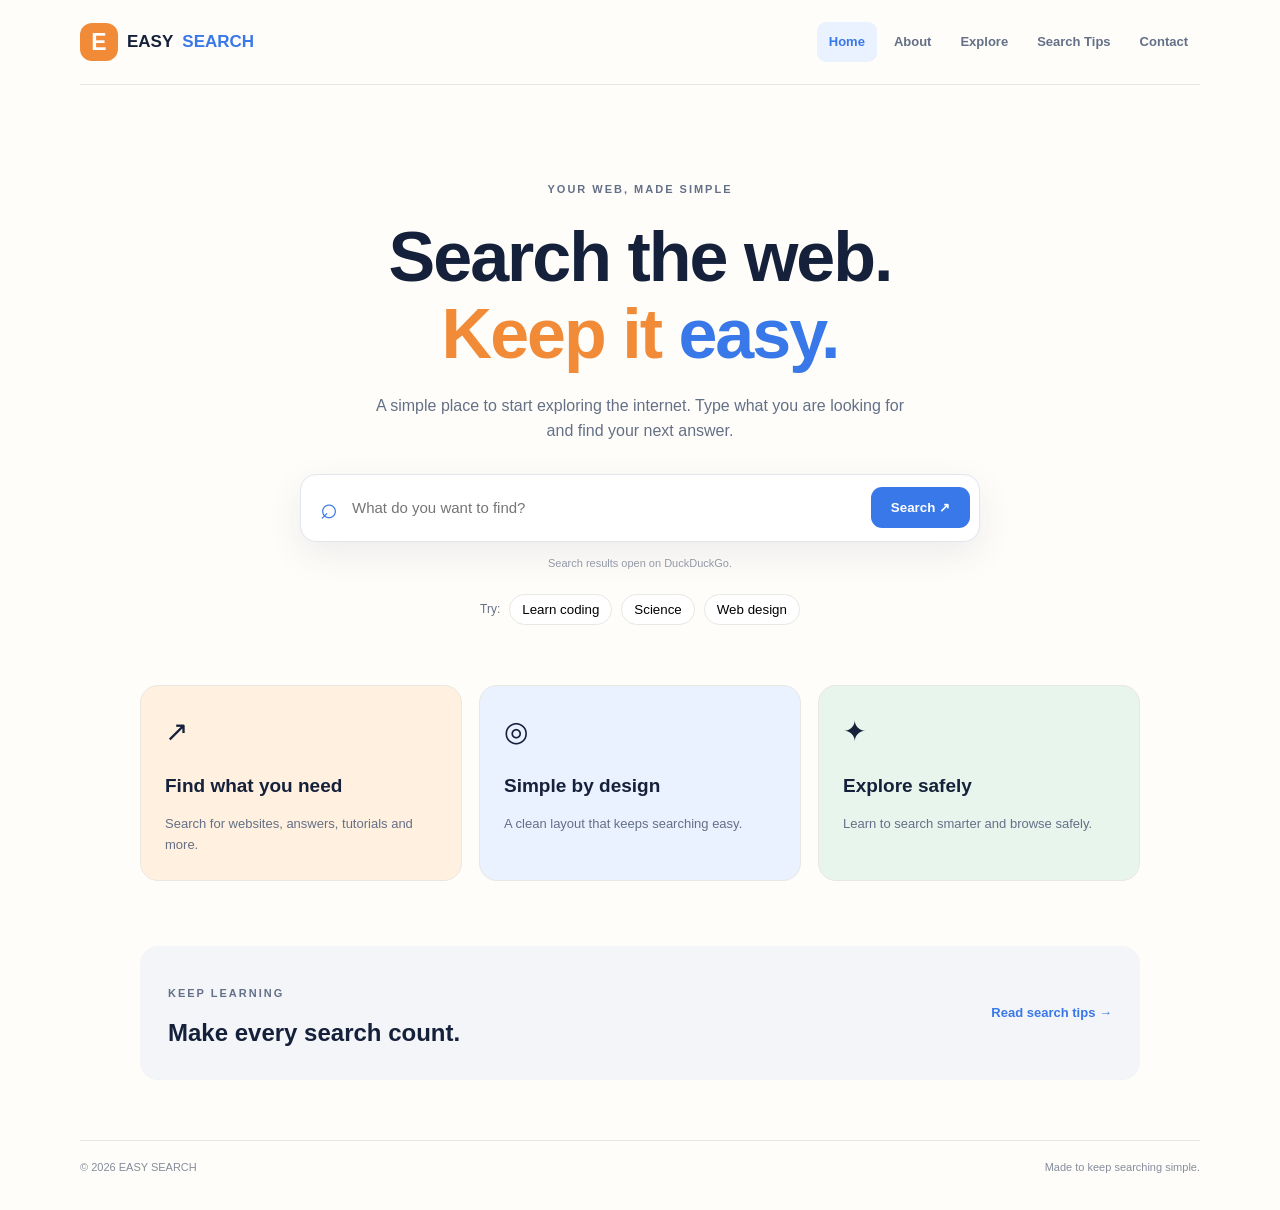
<file: Easy search/index.html>
<!DOCTYPE html>
<html lang="en">
<head>
    <meta charset="UTF-8">
    <meta name="viewport" content="width=device-width, initial-scale=1.0">
    <title>EASY SEARCH | Home</title>
    <link rel="stylesheet" href="style.css">
    <script src="script.js" defer></script>
</head>
<body>

<header>
    <a href="index.html" class="logo">
        <span class="logo-icon">E</span>
        EASY <span class="blue">SEARCH</span>
    </a>

    <button class="menu-button" onclick="toggleMenu()">☰</button>

    <nav id="navigation">
        <a class="active" href="index.html">Home</a>
        <a href="about.html">About</a>
        <a href="explore.html">Explore</a>
        <a href="tips.html">Search Tips</a>
        <a href="contact.html">Contact</a>
    </nav>
</header>

<main>
    <section class="hero">
        <p class="eyebrow">YOUR WEB, MADE SIMPLE</p>

        <h1>
            Search the web.<br>
            <span class="orange">Keep it</span>
            <span class="blue">easy.</span>
        </h1>

        <p class="description">
            A simple place to start exploring the internet.
            Type what you are looking for and find your next answer.
        </p>

        <form class="search-box"
              action="https://duckduckgo.com/"
              method="get">

            <span class="search-icon">⌕</span>

            <input
                type="search"
                name="q"
                id="searchInput"
                placeholder="What do you want to find?"
                required>

            <button type="submit">Search ↗</button>
        </form>

        <p class="note">
            Search results open on DuckDuckGo.
        </p>

        <div class="quick-search">
            <span>Try:</span>
            <button onclick="quickSearch('learn coding')">Learn coding</button>
            <button onclick="quickSearch('science facts')">Science</button>
            <button onclick="quickSearch('web design ideas')">Web design</button>
        </div>
    </section>

    <section class="cards">
        <article class="card orange-card">
            <div class="card-icon">↗</div>
            <h2>Find what you need</h2>
            <p>Search for websites, answers, tutorials and more.</p>
        </article>

        <article class="card blue-card">
            <div class="card-icon">◎</div>
            <h2>Simple by design</h2>
            <p>A clean layout that keeps searching easy.</p>
        </article>

        <article class="card green-card">
            <div class="card-icon">✦</div>
            <h2>Explore safely</h2>
            <p>Learn to search smarter and browse safely.</p>
        </article>
    </section>

    <section class="callout">
        <div>
            <p class="eyebrow">KEEP LEARNING</p>
            <h2>Make every search count.</h2>
        </div>
        <a href="tips.html">Read search tips →</a>
    </section>
</main>

<footer>
    <span>© <span id="year"></span> EASY SEARCH</span>
    <span>Made to keep searching simple.</span>
</footer>

</body>
</html>
</file>
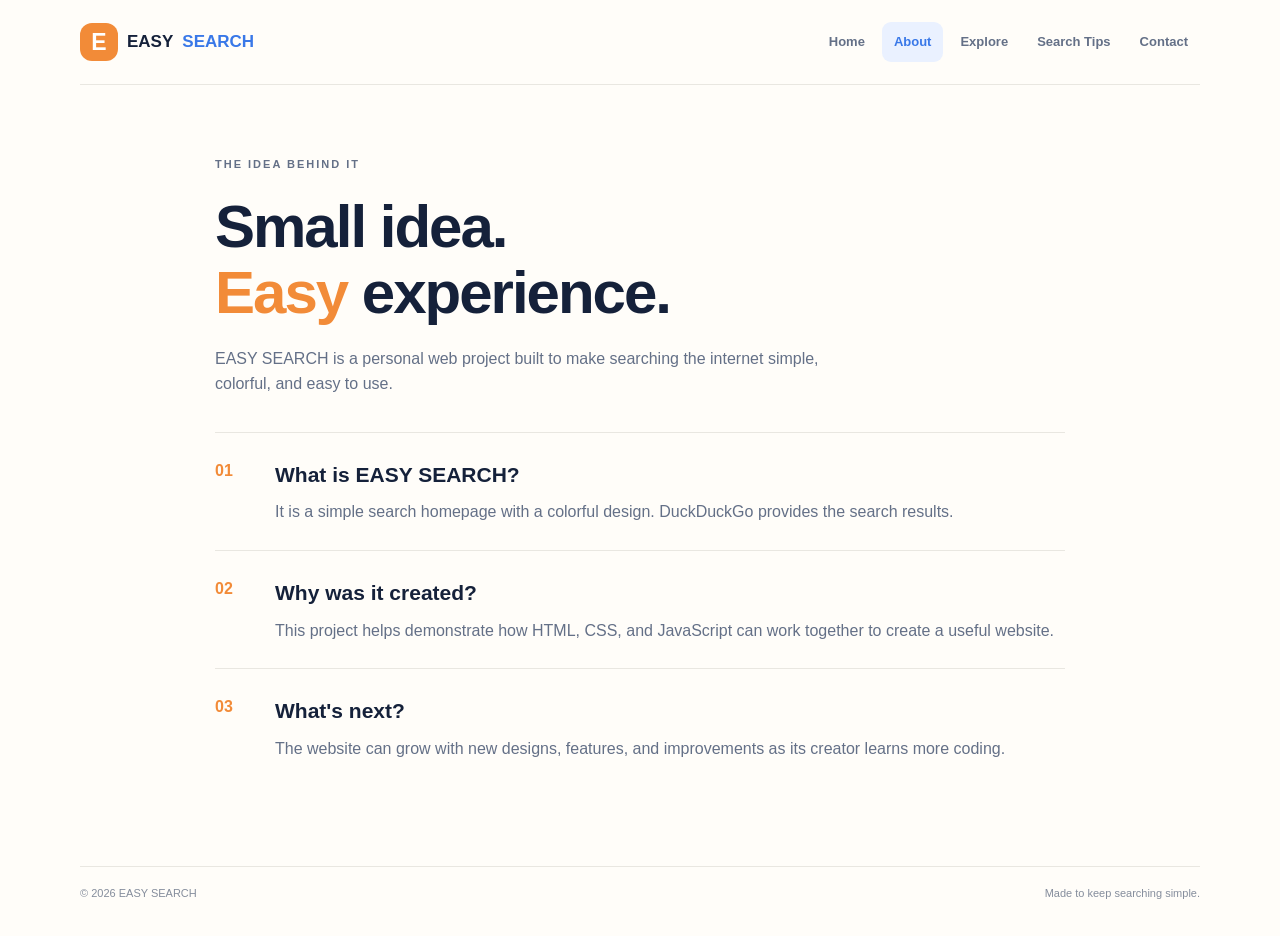
<file: Easy search/about.html>
<!DOCTYPE html>
<html lang="en">
<head>
    <meta charset="UTF-8">
    <meta name="viewport" content="width=device-width, initial-scale=1.0">
    <title>EASY SEARCH | About</title>
    <link rel="stylesheet" href="style.css">
    <script src="script.js" defer></script>
</head>
<body>

<header>
    <a href="index.html" class="logo">
        <span class="logo-icon">E</span>
        EASY <span class="blue">SEARCH</span>
    </a>
    <button class="menu-button" onclick="toggleMenu()">☰</button>
    <nav id="navigation">
        <a href="index.html">Home</a>
        <a class="active" href="about.html">About</a>
        <a href="explore.html">Explore</a>
        <a href="tips.html">Search Tips</a>
        <a href="contact.html">Contact</a>
    </nav>
</header>

<main class="page">
    <p class="eyebrow">THE IDEA BEHIND IT</p>
    <h1>Small idea.<br><span class="orange">Easy</span> experience.</h1>

    <p class="page-intro">
        EASY SEARCH is a personal web project built to make searching
        the internet simple, colorful, and easy to use.
    </p>

    <section class="content-row">
        <strong>01</strong>
        <div>
            <h2>What is EASY SEARCH?</h2>
            <p>
                It is a simple search homepage with a colorful design.
                DuckDuckGo provides the search results.
            </p>
        </div>
    </section>

    <section class="content-row">
        <strong>02</strong>
        <div>
            <h2>Why was it created?</h2>
            <p>
                This project helps demonstrate how HTML, CSS, and JavaScript
                can work together to create a useful website.
            </p>
        </div>
    </section>

    <section class="content-row">
        <strong>03</strong>
        <div>
            <h2>What's next?</h2>
            <p>
                The website can grow with new designs, features, and
                improvements as its creator learns more coding.
            </p>
        </div>
    </section>
</main>

<footer>
    <span>© <span id="year"></span> EASY SEARCH</span>
    <span>Made to keep searching simple.</span>
</footer>

</body>
</html>
</file>
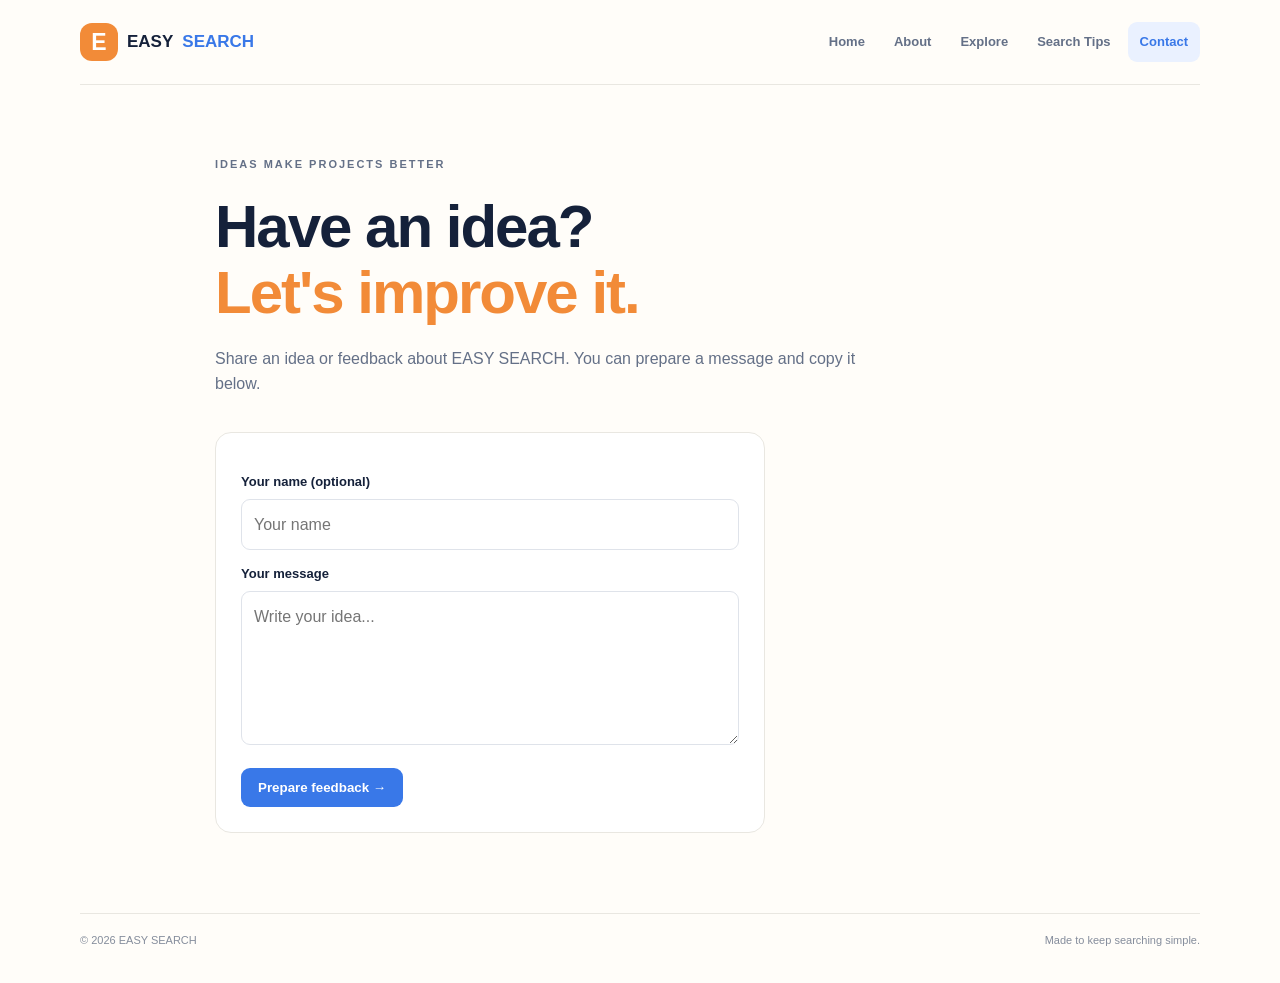
<file: Easy search/contact.html>
<!DOCTYPE html>
<html lang="en">
<head>
    <meta charset="UTF-8">
    <meta name="viewport" content="width=device-width, initial-scale=1.0">
    <title>EASY SEARCH | Contact</title>
    <link rel="stylesheet" href="style.css">
    <script src="script.js" defer></script>
</head>
<body>

<header>
    <a href="index.html" class="logo">
        <span class="logo-icon">E</span>
        EASY <span class="blue">SEARCH</span>
    </a>
    <button class="menu-button" onclick="toggleMenu()">☰</button>
    <nav id="navigation">
        <a href="index.html">Home</a>
        <a href="about.html">About</a>
        <a href="explore.html">Explore</a>
        <a href="tips.html">Search Tips</a>
        <a class="active" href="contact.html">Contact</a>
    </nav>
</header>

<main class="page">
    <p class="eyebrow">IDEAS MAKE PROJECTS BETTER</p>
    <h1>Have an idea?<br><span class="orange">Let's improve it.</span></h1>
    <p class="page-intro">
        Share an idea or feedback about EASY SEARCH.
        You can prepare a message and copy it below.
    </p>

    <form class="contact-form" id="contactForm">
        <label for="visitorName">Your name (optional)</label>
        <input id="visitorName" type="text" placeholder="Your name">

        <label for="visitorMessage">Your message</label>
        <textarea id="visitorMessage" rows="5" placeholder="Write your idea..." required></textarea>

        <button type="submit">Prepare feedback →</button>
    </form>

    <section id="feedbackResult" hidden>
        <h2>Your message is ready</h2>
        <textarea id="preparedMessage" rows="6" readonly></textarea>
        <br>
        <button id="copyButton" class="contact-form">Copy feedback</button>
        <p id="copyStatus"></p>
    </section>
</main>

<footer>
    <span>© <span id="year"></span> EASY SEARCH</span>
    <span>Made to keep searching simple.</span>
</footer>

</body>
</html>
</file>
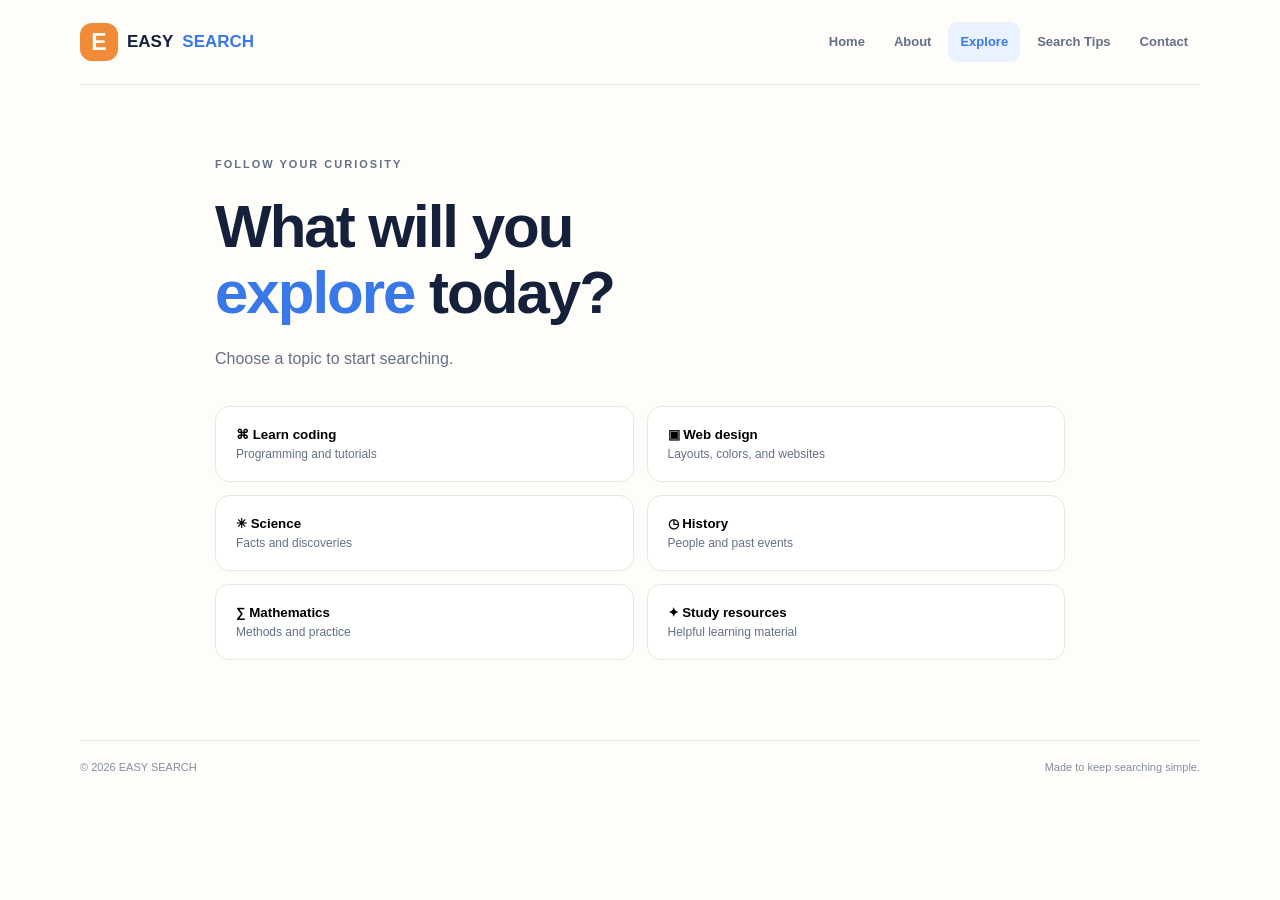
<file: Easy search/explore.html>
<!DOCTYPE html>
<html lang="en">
<head>
    <meta charset="UTF-8">
    <meta name="viewport" content="width=device-width, initial-scale=1.0">
    <title>EASY SEARCH | Explore</title>
    <link rel="stylesheet" href="style.css">
    <script src="script.js" defer></script>
</head>
<body>

<header>
    <a href="index.html" class="logo">
        <span class="logo-icon">E</span>
        EASY <span class="blue">SEARCH</span>
    </a>
    <button class="menu-button" onclick="toggleMenu()">☰</button>
    <nav id="navigation">
        <a href="index.html">Home</a>
        <a href="about.html">About</a>
        <a class="active" href="explore.html">Explore</a>
        <a href="tips.html">Search Tips</a>
        <a href="contact.html">Contact</a>
    </nav>
</header>

<main class="page">
    <p class="eyebrow">FOLLOW YOUR CURIOSITY</p>
    <h1>What will you<br><span class="blue">explore</span> today?</h1>
    <p class="page-intro">Choose a topic to start searching.</p>

    <section class="topic-grid">
        <button class="topic" onclick="quickSearch('beginner coding tutorials')">
            <strong>⌘ Learn coding</strong>
            <span>Programming and tutorials</span>
        </button>

        <button class="topic" onclick="quickSearch('HTML CSS web design')">
            <strong>▣ Web design</strong>
            <span>Layouts, colors, and websites</span>
        </button>

        <button class="topic" onclick="quickSearch('interesting science facts')">
            <strong>✳ Science</strong>
            <span>Facts and discoveries</span>
        </button>

        <button class="topic" onclick="quickSearch('history for students')">
            <strong>◷ History</strong>
            <span>People and past events</span>
        </button>

        <button class="topic" onclick="quickSearch('mathematics learning resources')">
            <strong>∑ Mathematics</strong>
            <span>Methods and practice</span>
        </button>

        <button class="topic" onclick="quickSearch('educational resources')">
            <strong>✦ Study resources</strong>
            <span>Helpful learning material</span>
        </button>
    </section>
</main>

<footer>
    <span>© <span id="year"></span> EASY SEARCH</span>
    <span>Made to keep searching simple.</span>
</footer>

</body>
</html>
</file>
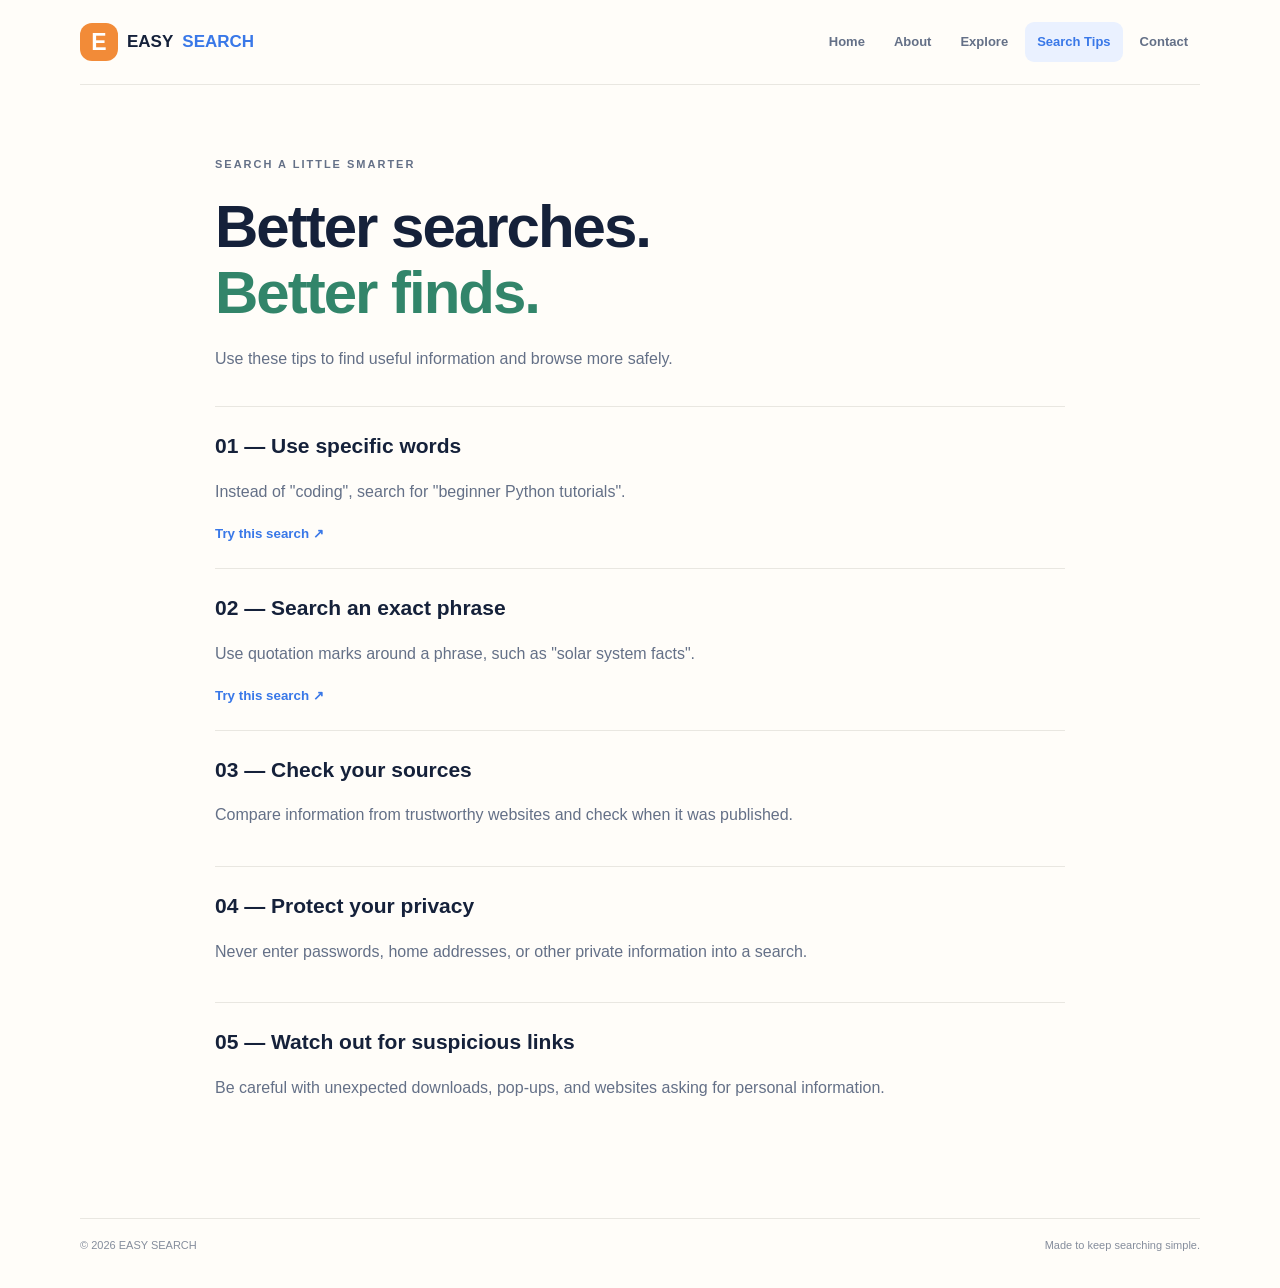
<file: Easy search/tips.html>
<!DOCTYPE html>
<html lang="en">
<head>
    <meta charset="UTF-8">
    <meta name="viewport" content="width=device-width, initial-scale=1.0">
    <title>EASY SEARCH | Search Tips</title>
    <link rel="stylesheet" href="style.css">
    <script src="script.js" defer></script>
</head>
<body>

<header>
    <a href="index.html" class="logo">
        <span class="logo-icon">E</span>
        EASY <span class="blue">SEARCH</span>
    </a>
    <button class="menu-button" onclick="toggleMenu()">☰</button>
    <nav id="navigation">
        <a href="index.html">Home</a>
        <a href="about.html">About</a>
        <a href="explore.html">Explore</a>
        <a class="active" href="tips.html">Search Tips</a>
        <a href="contact.html">Contact</a>
    </nav>
</header>

<main class="page">
    <p class="eyebrow">SEARCH A LITTLE SMARTER</p>
    <h1>Better searches.<br><span class="green">Better finds.</span></h1>
    <p class="page-intro">Use these tips to find useful information and browse more safely.</p>

    <section class="tip">
        <h2>01 — Use specific words</h2>
        <p>Instead of "coding", search for "beginner Python tutorials".</p>
        <button onclick="quickSearch('beginner Python tutorials')">Try this search ↗</button>
    </section>

    <section class="tip">
        <h2>02 — Search an exact phrase</h2>
        <p>Use quotation marks around a phrase, such as "solar system facts".</p>
        <button onclick="quickSearch('"solar system facts"')">Try this search ↗</button>
    </section>

    <section class="tip">
        <h2>03 — Check your sources</h2>
        <p>Compare information from trustworthy websites and check when it was published.</p>
    </section>

    <section class="tip">
        <h2>04 — Protect your privacy</h2>
        <p>Never enter passwords, home addresses, or other private information into a search.</p>
    </section>

    <section class="tip">
        <h2>05 — Watch out for suspicious links</h2>
        <p>Be careful with unexpected downloads, pop-ups, and websites asking for personal information.</p>
    </section>
</main>

<footer>
    <span>© <span id="year"></span> EASY SEARCH</span>
    <span>Made to keep searching simple.</span>
</footer>

</body>
</html>
</file>
<file: Easy search/style.css>
:root {
    --orange: #f28b38;
    --blue: #3978e8;
    --green: #32856a;
    --dark: #15213a;
    --muted: #647087;
    --background: #fffdf9;
    --border: #e9e7e1;
}

* {
    box-sizing: border-box;
}

body {
    margin: 0;
    background: var(--background);
    color: var(--dark);
    font-family: Arial, sans-serif;
    line-height: 1.6;
}

a {
    text-decoration: none;
}

header {
    width: min(1120px, 92%);
    min-height: 85px;
    margin: auto;
    display: flex;
    align-items: center;
    justify-content: space-between;
    gap: 20px;
    border-bottom: 1px solid var(--border);
}

.logo {
    display: flex;
    align-items: center;
    gap: 9px;
    color: var(--dark);
    font-size: 17px;
    font-weight: bold;
}

.logo-icon {
    background: var(--orange);
    color: white;
    width: 38px;
    height: 38px;
    display: grid;
    place-items: center;
    border-radius: 12px;
    font-size: 23px;
}

.blue {
    color: var(--blue);
}

.orange {
    color: var(--orange);
}

.green {
    color: var(--green);
}

nav {
    display: flex;
    gap: 5px;
}

nav a {
    padding: 10px 12px;
    color: var(--muted);
    font-size: 13px;
    font-weight: bold;
    border-radius: 9px;
}

nav a:hover,
nav a.active {
    color: var(--blue);
    background: #eaf1ff;
}

.menu-button {
    display: none;
    background: white;
    border: 1px solid var(--border);
    padding: 8px 12px;
    border-radius: 8px;
}

.hero {
    width: min(850px, 92%);
    margin: auto;
    padding: 85px 0 60px;
    text-align: center;
}

.eyebrow {
    color: var(--muted);
    font-size: 11px;
    font-weight: bold;
    letter-spacing: 2px;
}

h1 {
    font-size: clamp(40px, 6vw, 70px);
    line-height: 1.1;
    letter-spacing: -2px;
    margin: 20px 0;
}

.description {
    max-width: 540px;
    margin: 0 auto 30px;
    color: var(--muted);
}

.search-box {
    display: flex;
    align-items: center;
    gap: 10px;
    padding: 9px;
    max-width: 680px;
    margin: auto;
    background: white;
    border: 1px solid #e0e5ee;
    border-radius: 16px;
    box-shadow: 0 12px 35px #28467317;
}

.search-icon {
    color: var(--blue);
    font-size: 30px;
    padding-left: 10px;
}

.search-box input {
    flex: 1;
    min-width: 0;
    border: none;
    outline: none;
    padding: 13px 4px;
    font-size: 15px;
}

.search-box button {
    background: var(--blue);
    color: white;
    border: none;
    padding: 13px 20px;
    border-radius: 11px;
    font-weight: bold;
    cursor: pointer;
}

.search-box button:hover {
    background: #245fc7;
}

.note {
    color: #9299a7;
    font-size: 11px;
    margin: 13px 0 22px;
}

.quick-search {
    display: flex;
    justify-content: center;
    align-items: center;
    flex-wrap: wrap;
    gap: 9px;
    color: var(--muted);
    font-size: 12px;
}

.quick-search button {
    padding: 7px 12px;
    border: 1px solid var(--border);
    border-radius: 20px;
    background: white;
    cursor: pointer;
}

.quick-search button:hover {
    color: var(--blue);
    border-color: var(--blue);
}

.cards {
    width: min(1000px, 92%);
    margin: 0 auto 65px;
    display: grid;
    grid-template-columns: repeat(3, 1fr);
    gap: 17px;
}

.card {
    padding: 24px;
    border: 1px solid var(--border);
    border-radius: 18px;
}

.orange-card {
    background: #fff0df;
}

.blue-card {
    background: #eaf1ff;
}

.green-card {
    background: #e7f5ed;
}

.card-icon {
    font-size: 28px;
    margin-bottom: 12px;
}

.card h2 {
    font-size: 19px;
    margin-bottom: 8px;
}

.card p {
    color: var(--muted);
    font-size: 13px;
    margin-bottom: 0;
}

.callout {
    width: min(1000px, 92%);
    margin: 0 auto 60px;
    padding: 28px;
    background: #f3f5f9;
    border-radius: 18px;
    display: flex;
    align-items: center;
    justify-content: space-between;
    gap: 20px;
}

.callout h2 {
    margin: 0;
}

.callout a {
    color: var(--blue);
    font-weight: bold;
    font-size: 13px;
}

footer {
    width: min(1120px, 92%);
    min-height: 70px;
    margin: auto;
    padding: 18px 0;
    border-top: 1px solid var(--border);
    display: flex;
    justify-content: space-between;
    gap: 12px;
    color: #858d9c;
    font-size: 11px;
}

.page {
    width: min(850px, 92%);
    margin: auto;
    padding: 60px 0 80px;
}

.page h1 {
    font-size: clamp(40px, 5vw, 60px);
}

.page-intro {
    color: var(--muted);
    max-width: 650px;
    margin-bottom: 35px;
}

.content-row {
    display: grid;
    grid-template-columns: 45px 1fr;
    gap: 15px;
    padding: 25px 0;
    border-top: 1px solid var(--border);
}

.content-row strong {
    color: var(--orange);
}

.content-row h2 {
    margin: 0 0 8px;
    font-size: 21px;
}

.content-row p {
    margin: 0;
    color: var(--muted);
}

.topic-grid {
    display: grid;
    grid-template-columns: repeat(2, 1fr);
    gap: 13px;
}

.topic {
    padding: 20px;
    background: white;
    border: 1px solid var(--border);
    border-radius: 14px;
    cursor: pointer;
    text-align: left;
}

.topic:hover {
    border-color: var(--blue);
    transform: translateY(-2px);
}

.topic strong,
.topic span {
    display: block;
}

.topic span {
    color: var(--muted);
    font-size: 12px;
    margin-top: 5px;
}

.tip {
    padding: 22px 0;
    border-top: 1px solid var(--border);
}

.tip h2 {
    font-size: 21px;
    margin: 0 0 8px;
}

.tip p {
    color: var(--muted);
}

.tip button {
    color: var(--blue);
    background: none;
    border: none;
    padding: 0;
    font-weight: bold;
    cursor: pointer;
}

.contact-form {
    max-width: 550px;
    padding: 25px;
    background: white;
    border: 1px solid var(--border);
    border-radius: 16px;
}

.contact-form label {
    display: block;
    margin: 14px 0 6px;
    font-weight: bold;
    font-size: 13px;
}

.contact-form input,
.contact-form textarea {
    width: 100%;
    padding: 12px;
    border: 1px solid #dfe3ea;
    border-radius: 9px;
    font: inherit;
}

.contact-form button {
    margin-top: 15px;
    padding: 12px 17px;
    background: var(--blue);
    color: white;
    border: none;
    border-radius: 9px;
    font-weight: bold;
    cursor: pointer;
}

@media (max-width: 760px) {
    header {
        min-height: 75px;
        flex-wrap: wrap;
        padding: 15px 0;
    }

    .menu-button {
        display: block;
    }

    nav {
        display: none;
        width: 100%;
        flex-direction: column;
        padding-bottom: 8px;
    }

    nav.open {
        display: flex;
    }

    nav a {
        padding: 10px;
    }

    .hero {
        padding: 60px 0 45px;
    }

    .cards {
        grid-template-columns: 1fr;
    }

    .search-box {
        gap: 5px;
        padding: 6px;
    }

    .search-box input {
        font-size: 13px;
    }

    .search-box button {
        padding: 12px;
        font-size: 12px;
    }

    .search-icon {
        padding-left: 5px;
    }

    .callout {
        align-items: flex-start;
        flex-direction: column;
    }

    .topic-grid {
        grid-template-columns: 1fr;
    }

    footer {
        flex-direction: column;
    }
}
</file>
